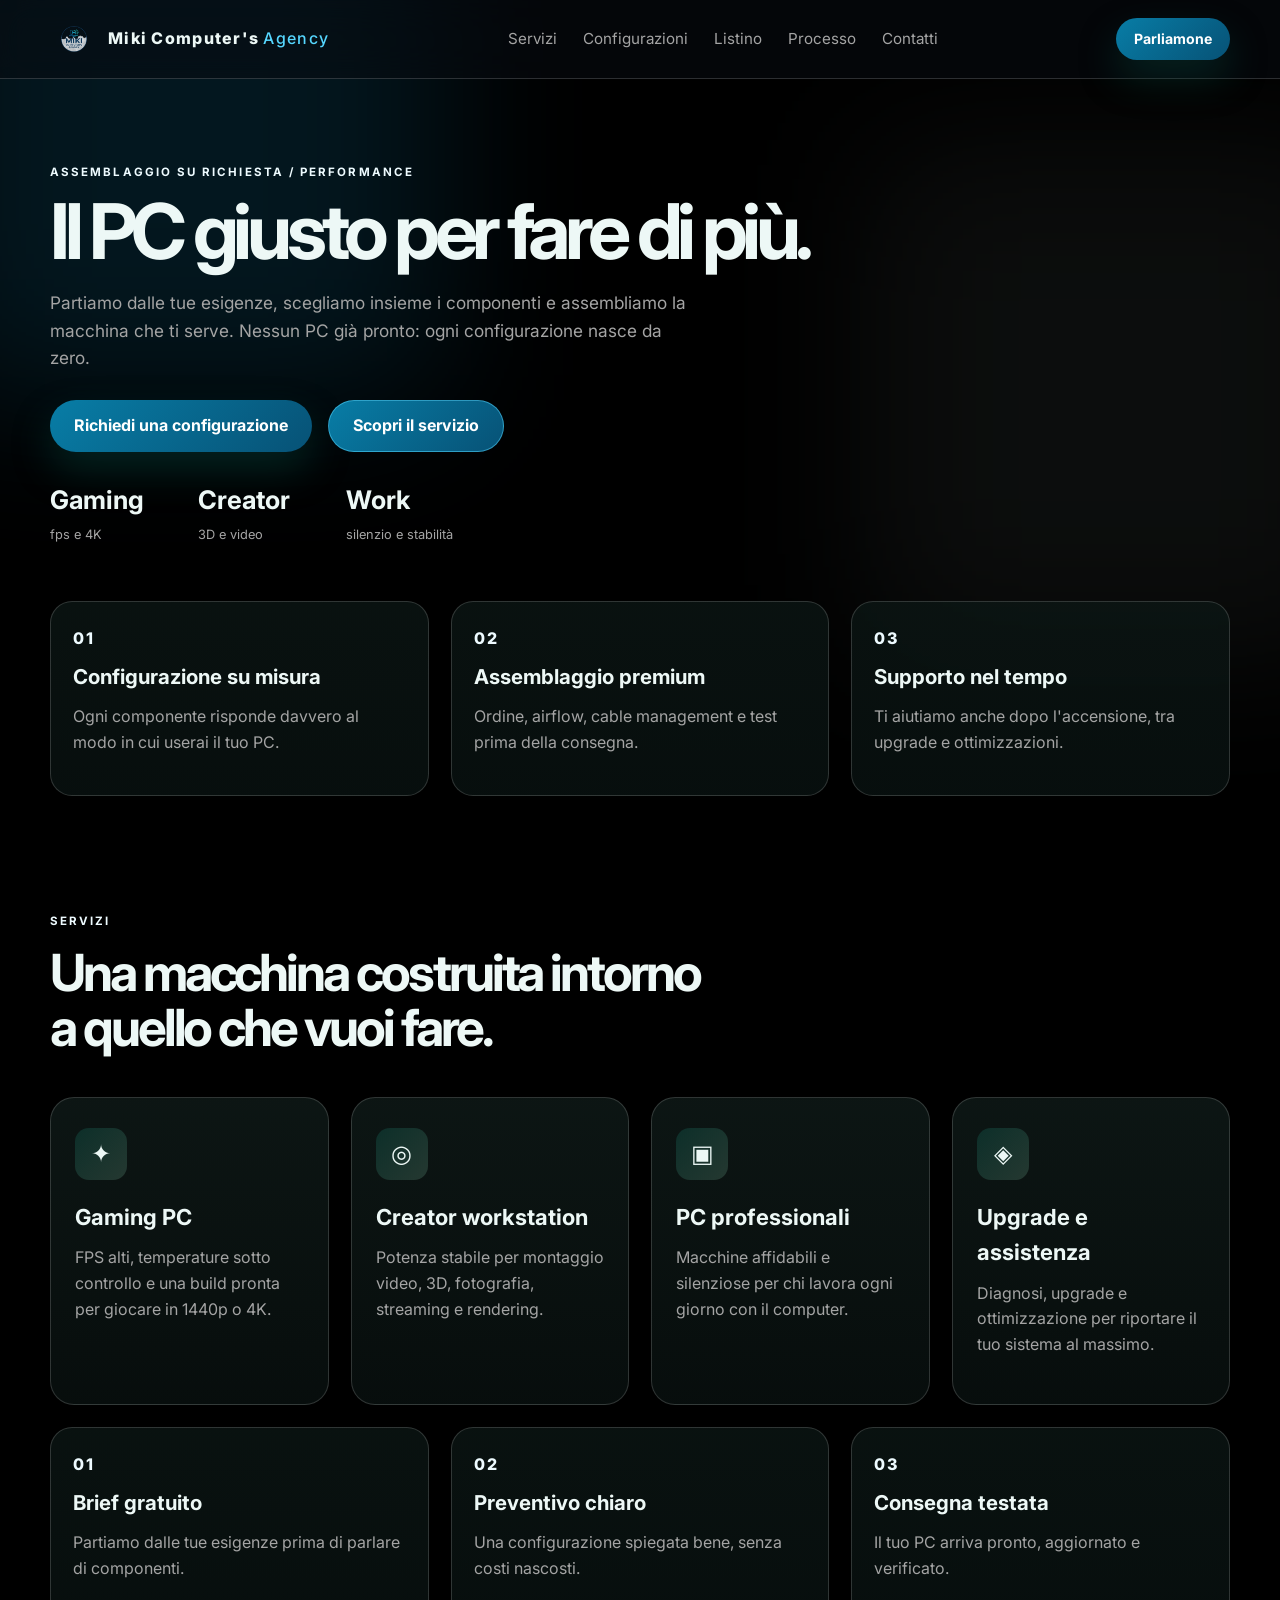
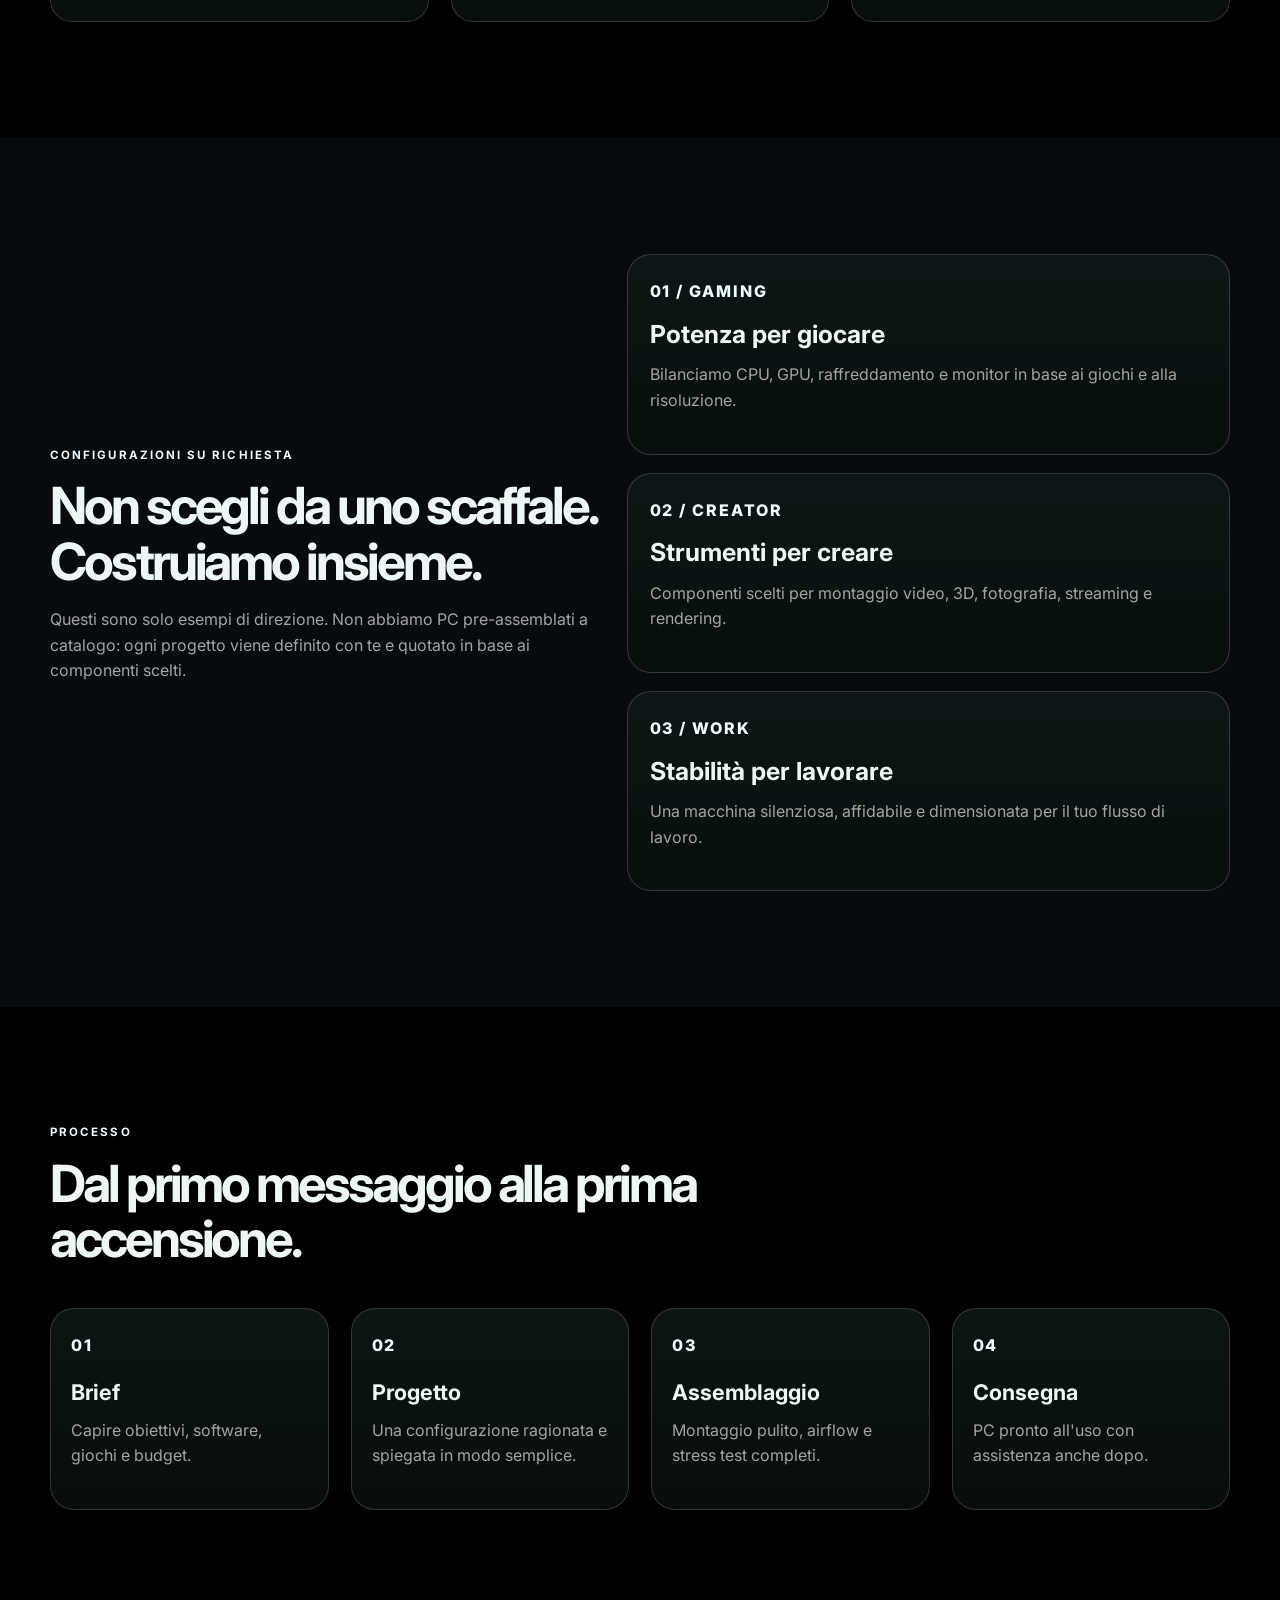
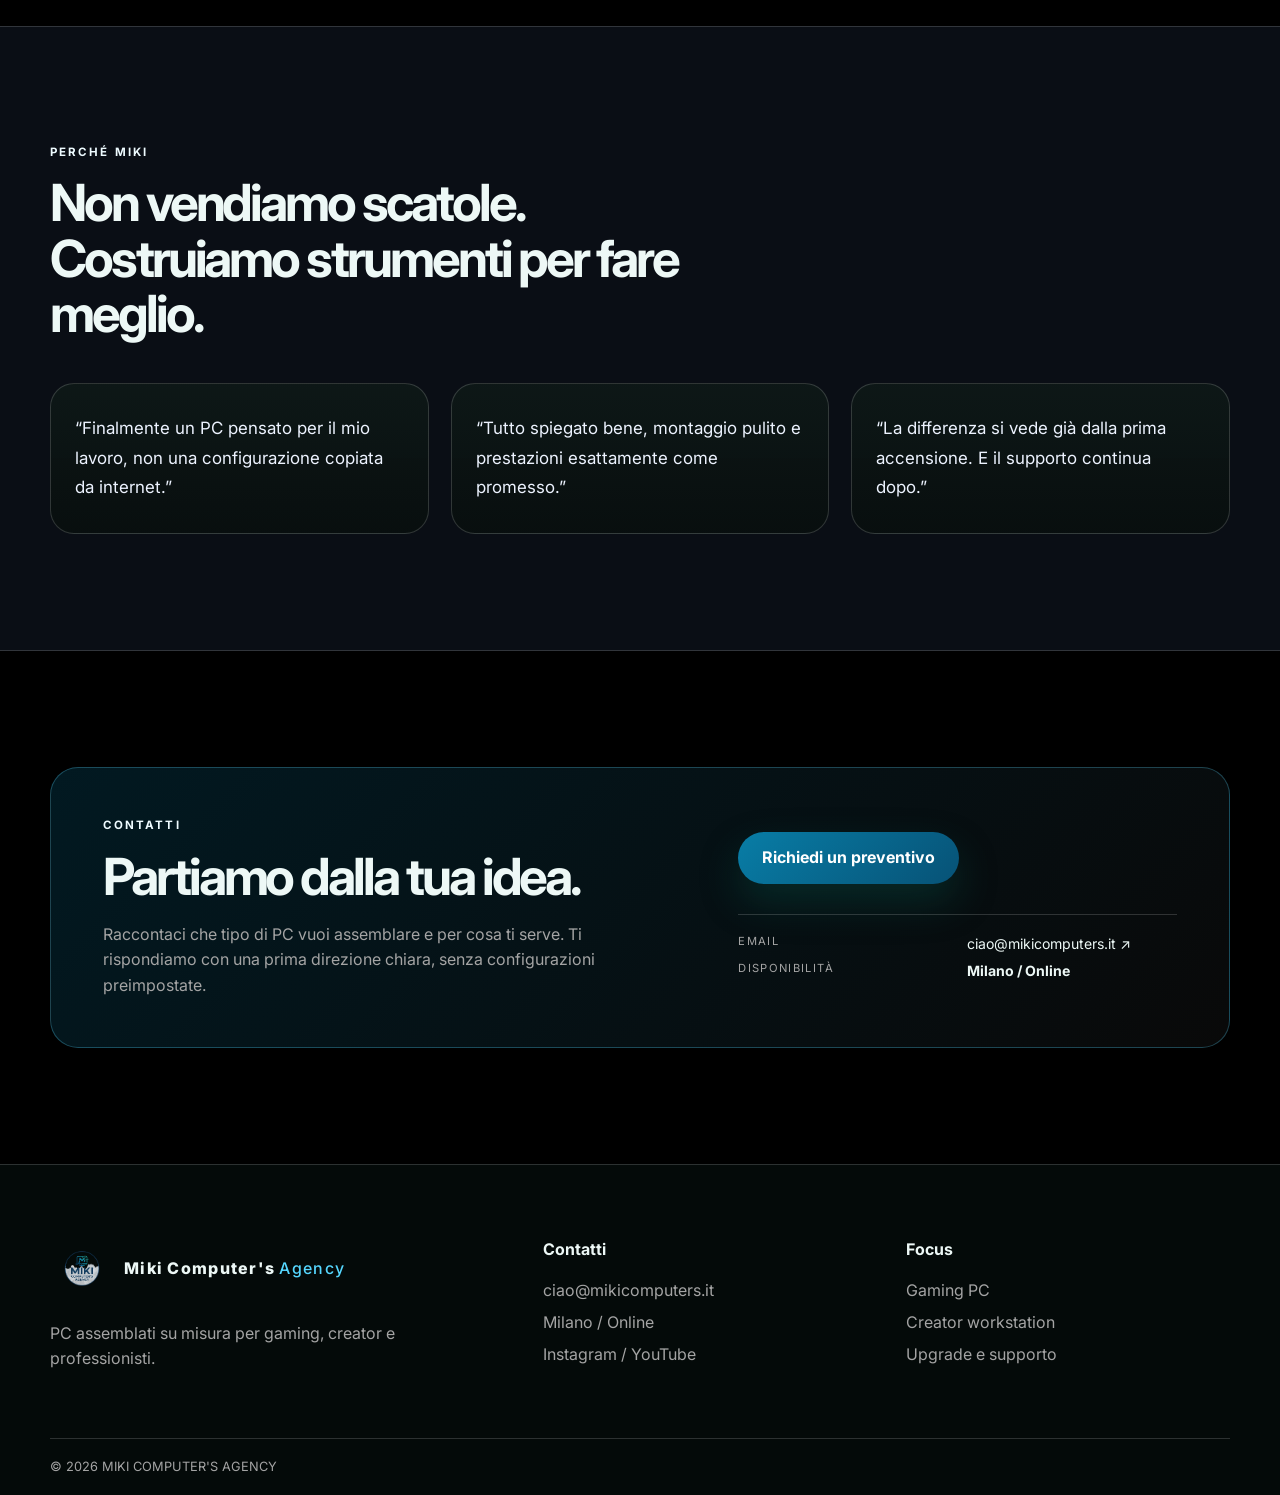
<file: index.html>
<!DOCTYPE html>
<html lang="it">
<head>
  <meta charset="UTF-8">
  <meta name="viewport" content="width=device-width, initial-scale=1.0">
  <meta name="description" content="Miki Computer's Agency assembla PC su richiesta per gaming, creator e lavoro professionale.">
  <meta name="theme-color" content="#071312">
  <title>MIKI COMPUTER'S AGENCY | PC assemblati premium</title>
  <link rel="preconnect" href="https://fonts.googleapis.com">
  <link rel="preconnect" href="https://fonts.gstatic.com" crossorigin>
  <link href="https://fonts.googleapis.com/css2?family=Inter:wght@400;500;600;700;800;900&display=swap" rel="stylesheet">
  <link rel="stylesheet" href="styles.css">
  <style>:root { --bg: #000; --bg-soft: #050505; --panel: rgba(10,10,10,.92); --panel-strong: #000; --primary: #087da6; --secondary: #eefbff; --accent: #56d7ff; --muted: #a4a4a4; --line: rgba(255,255,255,.16); --shadow: 0 28px 70px rgba(0,0,0,.5); } body { background: #000; } .glow-one { background: rgba(26,157,211,.42); } .hero-visual { display: none !important; } .hero-grid { grid-template-columns: 1fr !important; } .brand-mark { background: linear-gradient(135deg,#087da6,#56d7ff); } .button { background: linear-gradient(135deg,#087da6,#075276); border-color: rgba(86,215,255,.5); } .button:hover { background: #56d7ff; color: #000; } .contact-box { display: grid; grid-template-columns: 1.15fr .85fr; gap: 42px; align-items: center; padding: 48px 52px; border: 1px solid rgba(86,215,255,.28); border-radius: 28px; background: linear-gradient(135deg,rgba(8,125,166,.2),rgba(255,255,255,.035)); box-shadow: 0 24px 55px rgba(0,0,0,.42); } .contact-heading h2 { margin-bottom: 18px; } .contact-heading p:last-child { max-width: 570px; margin-bottom: 0; } .contact-actions { display: grid; gap: 30px; justify-items: start; } .contact-details { display: grid; grid-template-columns: 1fr 1fr; gap: 5px 18px; width: 100%; padding-top: 18px; border-top: 1px solid var(--line); } .contact-details span { color: var(--muted); font-size: .7rem; letter-spacing: .12em; text-transform: uppercase; } .contact-details a, .contact-details strong { font-size: .88rem; } @media(max-width:680px) { .contact-box { grid-template-columns: 1fr; padding: 30px 24px; } .contact-actions { width: 100%; } .contact-actions .button { width: 100%; } }</style>
  <style>.brand-logo{width:48px;height:48px;object-fit:contain}.footer-brand .brand-logo{width:64px;height:64px}</style>
</head>
<body>
  <div class="page-glow glow-one"></div><div class="page-glow glow-two"></div>
  <header class="site-header"><div class="container nav"><a class="brand" href="#top" aria-label="Miki Computer's Agency home"><img class="brand-logo" src="mikicomputer-removebg-preview.png" alt="Miki Computer's Agency"><span>Miki Computer's <b>Agency</b></span></a><nav class="main-nav" aria-label="Navigazione principale"><a href="#servizi">Servizi</a><a href="#configurazioni">Configurazioni</a><a href="listino.html">Listino</a><a href="#processo">Processo</a><a href="#contatti">Contatti</a></nav><a href="#contatti" class="button button-small">Parliamone</a><button class="menu-button" aria-label="Apri menu" aria-expanded="false"><span></span><span></span></button></div></header>

  <main id="top">
    <section class="hero"><div class="container hero-grid"><div class="hero-copy reveal"><p class="eyebrow">ASSEMBLAGGIO SU RICHIESTA / PERFORMANCE</p><h1>Il PC giusto per fare di più.</h1><p class="lead">Partiamo dalle tue esigenze, scegliamo insieme i componenti e assembliamo la macchina che ti serve. Nessun PC già pronto: ogni configurazione nasce da zero.</p><div class="hero-actions"><a href="#contatti" class="button">Richiedi una configurazione</a><a href="#servizi" class="button button-ghost">Scopri il servizio</a></div><ul class="mini-stats" aria-label="Ambiti di assemblaggio"><li><strong>Gaming</strong><span>fps e 4K</span></li><li><strong>Creator</strong><span>3D e video</span></li><li><strong>Work</strong><span>silenzio e stabilità</span></li></ul></div><div class="hero-visual reveal"><div class="visual-panel"><div class="screen-header"><span class="dot dot-one"></span><span class="dot dot-two"></span><span class="dot dot-three"></span></div><div class="screen-body"><div class="pc-preview"><div class="preview-glow"></div><div class="pc-tower"><i class="fan fan-a"></i><i class="fan fan-b"></i><span class="gpu-line">MC / CUSTOM</span></div><span class="spec-tag">CONFIGURAZIONE SU MISURA</span></div><div class="screen-meta"><div class="meta-card"><span>Servizio</span><strong>Assemblaggio</strong></div><div class="meta-card accent"><span>Focus</span><strong>Su richiesta</strong></div></div></div></div></div></div></section>

    <section class="feature-strip"><div class="container feature-grid"><div class="feature-item reveal"><span class="feature-label">01</span><h3>Configurazione su misura</h3><p>Ogni componente risponde davvero al modo in cui userai il tuo PC.</p></div><div class="feature-item reveal"><span class="feature-label">02</span><h3>Assemblaggio premium</h3><p>Ordine, airflow, cable management e test prima della consegna.</p></div><div class="feature-item reveal"><span class="feature-label">03</span><h3>Supporto nel tempo</h3><p>Ti aiutiamo anche dopo l'accensione, tra upgrade e ottimizzazioni.</p></div></div></section>

    <section id="servizi" class="section services"><div class="container"><div class="section-heading reveal"><p class="eyebrow">SERVIZI</p><h2>Una macchina costruita intorno a quello che vuoi fare.</h2></div><div class="service-grid"><article class="service-card reveal"><div class="icon">✦</div><h3>Gaming PC</h3><p>FPS alti, temperature sotto controllo e una build pronta per giocare in 1440p o 4K.</p></article><article class="service-card reveal"><div class="icon">◎</div><h3>Creator workstation</h3><p>Potenza stabile per montaggio video, 3D, fotografia, streaming e rendering.</p></article><article class="service-card reveal"><div class="icon">▣</div><h3>PC professionali</h3><p>Macchine affidabili e silenziose per chi lavora ogni giorno con il computer.</p></article><article class="service-card reveal"><div class="icon">◈</div><h3>Upgrade e assistenza</h3><p>Diagnosi, upgrade e ottimizzazione per riportare il tuo sistema al massimo.</p></article></div><div class="feature-strip service-availability reveal"><div class="feature-grid"><div class="feature-item"><span class="feature-label">01</span><h3>Brief gratuito</h3><p>Partiamo dalle tue esigenze prima di parlare di componenti.</p></div><div class="feature-item"><span class="feature-label">02</span><h3>Preventivo chiaro</h3><p>Una configurazione spiegata bene, senza costi nascosti.</p></div><div class="feature-item"><span class="feature-label">03</span><h3>Consegna testata</h3><p>Il tuo PC arriva pronto, aggiornato e verificato.</p></div></div></div></div></section>

    <section id="configurazioni" class="section principles"><div class="container principle-layout"><div class="principle-copy reveal"><p class="eyebrow">CONFIGURAZIONI SU RICHIESTA</p><h2>Non scegli da uno scaffale. Costruiamo insieme.</h2><p>Questi sono solo esempi di direzione. Non abbiamo PC pre-assemblati a catalogo: ogni progetto viene definito con te e quotato in base ai componenti scelti.</p></div><div class="principle-list"><article class="principle-item reveal"><span>01 / GAMING</span><h3>Potenza per giocare</h3><p>Bilanciamo CPU, GPU, raffreddamento e monitor in base ai giochi e alla risoluzione.</p></article><article class="principle-item reveal"><span>02 / CREATOR</span><h3>Strumenti per creare</h3><p>Componenti scelti per montaggio video, 3D, fotografia, streaming e rendering.</p></article><article class="principle-item reveal"><span>03 / WORK</span><h3>Stabilità per lavorare</h3><p>Una macchina silenziosa, affidabile e dimensionata per il tuo flusso di lavoro.</p></article></div></div></section>

    <section id="processo" class="section process"><div class="container"><div class="section-heading reveal"><p class="eyebrow">PROCESSO</p><h2>Dal primo messaggio alla prima accensione.</h2></div><div class="steps"><div class="step reveal"><span class="step-number">01</span><h3>Brief</h3><p>Capire obiettivi, software, giochi e budget.</p></div><div class="step reveal"><span class="step-number">02</span><h3>Progetto</h3><p>Una configurazione ragionata e spiegata in modo semplice.</p></div><div class="step reveal"><span class="step-number">03</span><h3>Assemblaggio</h3><p>Montaggio pulito, airflow e stress test completi.</p></div><div class="step reveal"><span class="step-number">04</span><h3>Consegna</h3><p>PC pronto all'uso con assistenza anche dopo.</p></div></div></div></section>

    <section class="section dark testimonials"><div class="container"><div class="section-heading reveal"><p class="eyebrow">PERCHÉ MIKI</p><h2>Non vendiamo scatole. Costruiamo strumenti per fare meglio.</h2></div><div class="testimonial-grid"><blockquote class="reveal">“Finalmente un PC pensato per il mio lavoro, non una configurazione copiata da internet.”</blockquote><blockquote class="reveal">“Tutto spiegato bene, montaggio pulito e prestazioni esattamente come promesso.”</blockquote><blockquote class="reveal">“La differenza si vede già dalla prima accensione. E il supporto continua dopo.”</blockquote></div></div></section>

    <section id="contatti" class="cta section"><div class="container contact-box reveal"><div class="contact-heading"><p class="eyebrow">CONTATTI</p><h2>Partiamo dalla tua idea.</h2><p>Raccontaci che tipo di PC vuoi assemblare e per cosa ti serve. Ti rispondiamo con una prima direzione chiara, senza configurazioni preimpostate.</p></div><div class="contact-actions"><a class="button" href="contatti.html">Richiedi un preventivo</a><div class="contact-details"><span>Email</span><a href="mailto:ciao@mikicomputers.it">ciao@mikicomputers.it ↗</a><span>Disponibilità</span><strong>Milano / Online</strong></div></div></div></section>
  </main>

  <footer class="site-footer"><div class="container footer-grid"><div><a class="brand footer-brand" href="#top"><img class="brand-logo" src="mikicomputer-removebg-preview.png" alt="Miki Computer's Agency"><span>Miki Computer's <b>Agency</b></span></a><p>PC assemblati su misura per gaming, creator e professionisti.</p></div><div><h4>Contatti</h4><ul><li>ciao@mikicomputers.it</li><li>Milano / Online</li><li>Instagram / YouTube</li></ul></div><div><h4>Focus</h4><ul><li>Gaming PC</li><li>Creator workstation</li><li>Upgrade e supporto</li></ul></div></div><div class="container copyright"><span>© <span id="year"></span> MIKI COMPUTER'S AGENCY</span></div></footer>
  <script src="script.js"></script>
</body>
</html>
</file>
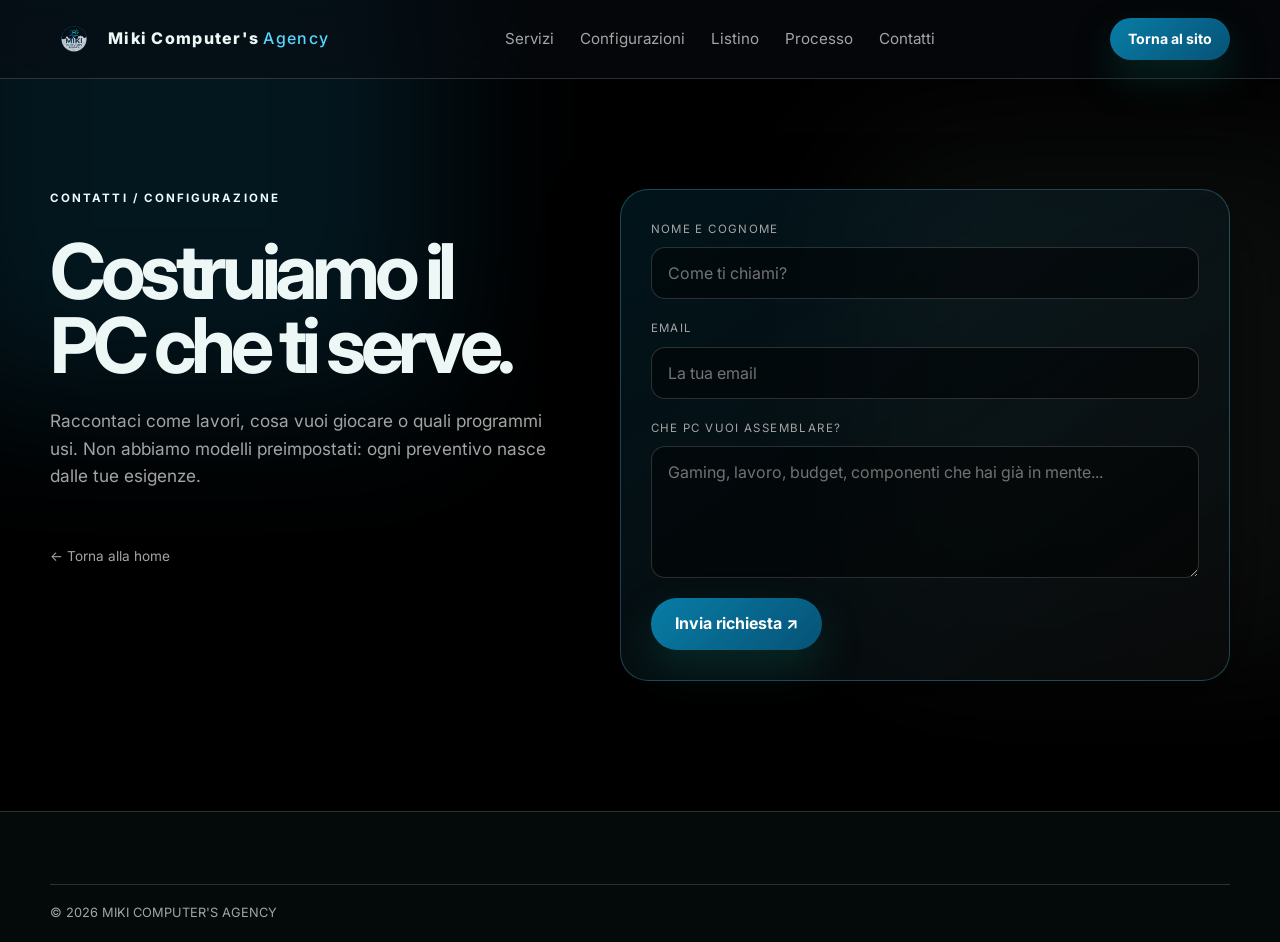
<file: contatti.html>
<!DOCTYPE html>
<html lang="it">
<head>
  <meta charset="UTF-8">
  <meta name="viewport" content="width=device-width, initial-scale=1.0">
  <meta name="description" content="Richiedi una configurazione PC assemblata su misura a Miki Computer's Agency.">
  <meta name="theme-color" content="#000000">
  <title>Contatti | Miki Computer's Agency</title>
  <link rel="preconnect" href="https://fonts.googleapis.com">
  <link rel="preconnect" href="https://fonts.gstatic.com" crossorigin>
  <link href="https://fonts.googleapis.com/css2?family=Inter:wght@400;500;600;700;800;900&display=swap" rel="stylesheet">
  <link rel="stylesheet" href="styles.css">
  <style>
    :root { --bg: #000; --bg-soft: #050505; --panel: rgba(10,10,10,.92); --panel-strong: #000; --primary: #087da6; --secondary: #eefbff; --accent: #56d7ff; --muted: #a4a4a4; --line: rgba(255,255,255,.16); --shadow: 0 28px 70px rgba(0,0,0,.5); }
    body { background: #000; }
    .glow-one { background: rgba(26,157,211,.42); }
    .brand-mark { background: linear-gradient(135deg,#087da6,#56d7ff); }
    .button { background: linear-gradient(135deg,#087da6,#075276); border-color: rgba(86,215,255,.5); }
    .button:hover { background: #56d7ff; color: #000; }
    .brand-logo { width: 48px; height: 48px; object-fit: contain; }
    .contact-page { padding: 110px 0 130px; }
    .contact-page-grid { display: grid; grid-template-columns: .9fr 1.1fr; gap: 70px; align-items: start; }
    .contact-page h1 { max-width: 620px; margin: 28px 0 24px; }
    .contact-page-intro > p:last-child { max-width: 410px; }
    .contact-page-form { padding: 30px; border: 1px solid rgba(86,215,255,.28); border-radius: 28px; background: linear-gradient(145deg, rgba(8,125,166,.16), rgba(10,10,10,.92)); box-shadow: var(--shadow); }
    .contact-page-form label { display: block; margin-bottom: 20px; color: var(--muted); font-size: .72rem; letter-spacing: .12em; text-transform: uppercase; }
    .contact-page-form input, .contact-page-form textarea { display: block; width: 100%; margin-top: 9px; padding: 15px 16px; border: 1px solid var(--line); border-radius: 14px; outline: 0; background: rgba(0,0,0,.45); color: var(--text); font: 1rem Inter, sans-serif; resize: vertical; }
    .contact-page-form input:focus, .contact-page-form textarea:focus { border-color: var(--accent); box-shadow: 0 0 0 3px rgba(86,215,255,.12); }
    .contact-page-form input::placeholder, .contact-page-form textarea::placeholder { color: #727272; }
    .contact-page-form .button { border: 0; cursor: pointer; }
    .form-feedback { min-height: 22px; margin: 15px 0 0; color: var(--accent); font-size: .8rem; }
    .back-link { display: inline-block; margin-top: 28px; color: var(--muted); font-size: .85rem; }
    .back-link:hover { color: var(--accent); }
    @media (max-width: 800px) { .contact-page { padding: 78px 0 95px; } .contact-page-grid { grid-template-columns: 1fr; gap: 48px; } }
  </style>
</head>
<body>
  <div class="page-glow glow-one"></div><div class="page-glow glow-two"></div>
  <header class="site-header"><div class="container nav"><a class="brand" href="index.html" aria-label="Miki Computer's Agency home"><img class="brand-logo" src="mikicomputer-removebg-preview.png" alt="Miki Computer's Agency"><span>Miki Computer's <b>Agency</b></span></a><nav class="main-nav" aria-label="Navigazione principale"><a href="index.html#servizi">Servizi</a><a href="index.html#configurazioni">Configurazioni</a><a href="listino.html">Listino</a><a href="index.html#processo">Processo</a><a href="contatti.html">Contatti</a></nav><a href="index.html" class="button button-small">Torna al sito</a><button class="menu-button" aria-label="Apri menu" aria-expanded="false"><span></span><span></span></button></div></header>
  <main class="contact-page"><div class="container contact-page-grid"><div class="contact-page-intro reveal"><p class="eyebrow">CONTATTI / CONFIGURAZIONE</p><h1>Costruiamo il PC che ti serve.</h1><p class="lead">Raccontaci come lavori, cosa vuoi giocare o quali programmi usi. Non abbiamo modelli preimpostati: ogni preventivo nasce dalle tue esigenze.</p><a class="back-link" href="index.html">← Torna alla home</a></div><form class="contact-page-form reveal" id="contact-page-form" action="https://formsubmit.co/mikicomputers26@gmail.com" method="POST"><input type="hidden" name="_subject" value="Nuova richiesta PC assemblato"><input type="hidden" name="_captcha" value="false"><input type="text" name="_honey" tabindex="-1" autocomplete="off" aria-hidden="true" style="display:none"><label>Nome e cognome<input name="name" required placeholder="Come ti chiami?"></label><label>Email<input name="email" type="email" required placeholder="La tua email"></label><label>Che PC vuoi assemblare?<textarea name="project" rows="5" required placeholder="Gaming, lavoro, budget, componenti che hai già in mente..."></textarea></label><button class="button" type="submit">Invia richiesta ↗</button></form></div></main>
  <footer class="site-footer"><div class="container copyright"><span>© <span id="year"></span> MIKI COMPUTER'S AGENCY</span></div></footer>
  <script src="script.js"></script>
</body>
</html>
</file>
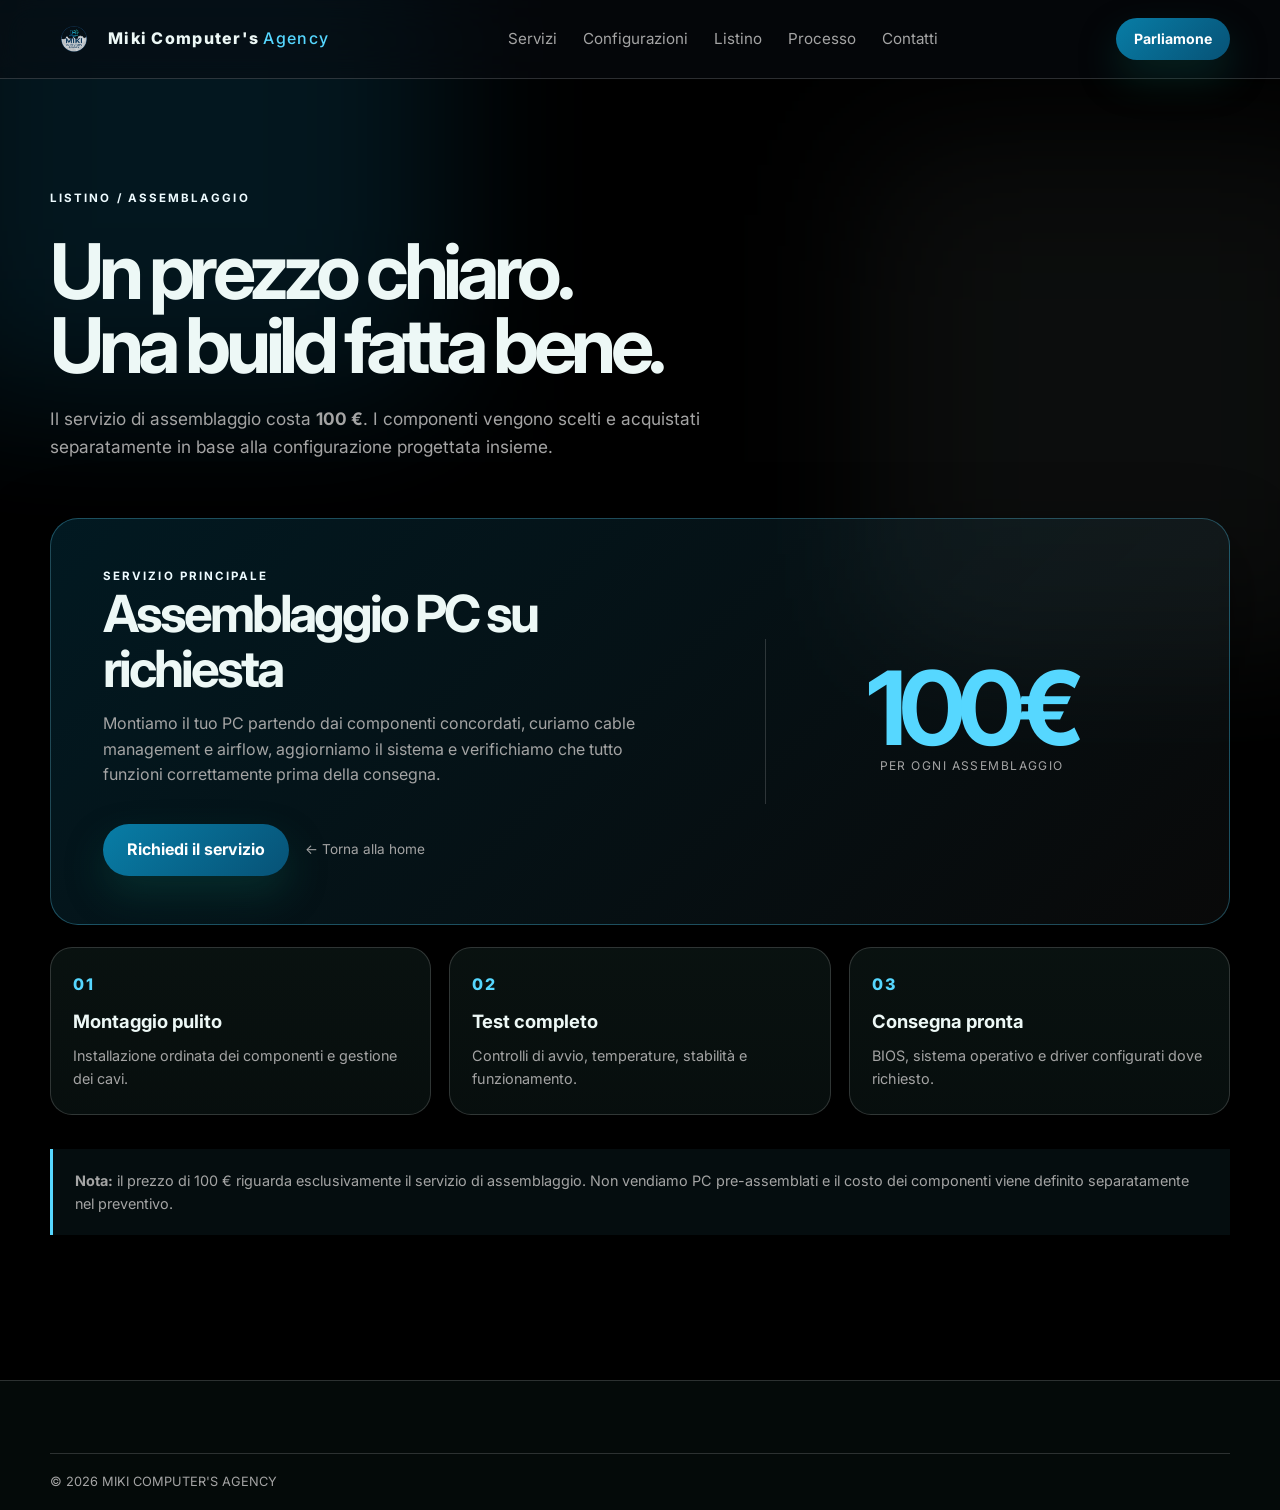
<file: listino.html>
<!DOCTYPE html>
<html lang="it">
<head>
  <meta charset="UTF-8">
  <meta name="viewport" content="width=device-width, initial-scale=1.0">
  <meta name="description" content="Listino Miki Computer's Agency: assemblaggio PC su richiesta a 100 euro.">
  <meta name="theme-color" content="#000000">
  <title>Listino | Miki Computer's Agency</title>
  <link rel="preconnect" href="https://fonts.googleapis.com">
  <link rel="preconnect" href="https://fonts.gstatic.com" crossorigin>
  <link href="https://fonts.googleapis.com/css2?family=Inter:wght@400;500;600;700;800;900&display=swap" rel="stylesheet">
  <link rel="stylesheet" href="styles.css">
  <style>
    :root { --bg: #000; --bg-soft: #050505; --panel: rgba(10,10,10,.92); --panel-strong: #000; --primary: #087da6; --secondary: #eefbff; --accent: #56d7ff; --muted: #a4a4a4; --line: rgba(255,255,255,.16); --shadow: 0 28px 70px rgba(0,0,0,.5); }
    body { background: #000; }
    .glow-one { background: rgba(26,157,211,.42); }
    .brand-mark { background: linear-gradient(135deg,#087da6,#56d7ff); }
    .brand-logo { width: 48px; height: 48px; object-fit: contain; }
    .button { background: linear-gradient(135deg,#087da6,#075276); border-color: rgba(86,215,255,.5); }
    .button:hover { background: #56d7ff; color: #000; }
    .price-page { padding: 110px 0 130px; }
    .price-hero { max-width: 790px; margin-bottom: 58px; }
    .price-hero h1 { margin: 28px 0 22px; }
    .price-hero .lead { max-width: 650px; }
    .price-card { display: grid; grid-template-columns: 1.2fr .8fr; gap: 45px; align-items: center; padding: 48px 52px; border: 1px solid rgba(86,215,255,.3); border-radius: 28px; background: linear-gradient(135deg,rgba(8,125,166,.2),rgba(255,255,255,.035)); box-shadow: var(--shadow); }
    .price-card h2 { margin-bottom: 15px; }
    .price-card p { max-width: 570px; margin-bottom: 0; }
    .price-number { text-align: center; padding: 26px 20px; border-left: 1px solid var(--line); }
    .price-number strong { display: block; color: var(--accent); font-size: clamp(4rem, 8vw, 7rem); line-height: .85; letter-spacing: -.08em; }
    .price-number span { color: var(--muted); font-size: .75rem; letter-spacing: .12em; text-transform: uppercase; }
    .price-details { display: grid; grid-template-columns: repeat(3, 1fr); gap: 18px; margin-top: 22px; }
    .price-detail { padding: 24px 22px; border: 1px solid var(--line); border-radius: 22px; background: linear-gradient(180deg,rgba(12,23,21,.76),rgba(9,18,17,.8)); }
    .price-detail span { display: block; margin-bottom: 9px; color: var(--accent); font-weight: 800; letter-spacing: .12em; }
    .price-detail h3 { margin-bottom: 8px; font-size: 1.15rem; }
    .price-detail p { margin-bottom: 0; font-size: .9rem; }
    .price-note { margin-top: 34px; padding: 20px 22px; border-left: 3px solid var(--accent); background: rgba(86,215,255,.06); color: var(--muted); font-size: .9rem; }
    .price-actions { display: flex; gap: 16px; flex-wrap: wrap; margin-top: 36px; }
    .back-link { color: var(--muted); font-size: .85rem; align-self: center; }
    .back-link:hover { color: var(--accent); }
    @media (max-width: 760px) { .price-page { padding: 78px 0 95px; } .price-card { grid-template-columns: 1fr; padding: 30px 24px; gap: 24px; } .price-number { border-left: 0; border-top: 1px solid var(--line); padding-top: 34px; } .price-details { grid-template-columns: 1fr; } .price-actions { flex-direction: column; align-items: stretch; } .price-actions .button { width: 100%; } .back-link { text-align: center; } }
  </style>
</head>
<body>
  <div class="page-glow glow-one"></div><div class="page-glow glow-two"></div>
  <header class="site-header"><div class="container nav"><a class="brand" href="index.html" aria-label="Miki Computer's Agency home"><img class="brand-logo" src="mikicomputer-removebg-preview.png" alt="Miki Computer's Agency"><span>Miki Computer's <b>Agency</b></span></a><nav class="main-nav" aria-label="Navigazione principale"><a href="index.html#servizi">Servizi</a><a href="index.html#configurazioni">Configurazioni</a><a href="listino.html">Listino</a><a href="index.html#processo">Processo</a><a href="contatti.html">Contatti</a></nav><a href="contatti.html" class="button button-small">Parliamone</a><button class="menu-button" aria-label="Apri menu" aria-expanded="false"><span></span><span></span></button></div></header>
  <main class="price-page"><div class="container"><div class="price-hero reveal"><p class="eyebrow">LISTINO / ASSEMBLAGGIO</p><h1>Un prezzo chiaro.<br>Una build fatta bene.</h1><p class="lead">Il servizio di assemblaggio costa <strong>100 €</strong>. I componenti vengono scelti e acquistati separatamente in base alla configurazione progettata insieme.</p></div><section class="price-card reveal"><div><p class="eyebrow">SERVIZIO PRINCIPALE</p><h2>Assemblaggio PC su richiesta</h2><p>Montiamo il tuo PC partendo dai componenti concordati, curiamo cable management e airflow, aggiorniamo il sistema e verifichiamo che tutto funzioni correttamente prima della consegna.</p><div class="price-actions"><a class="button" href="contatti.html">Richiedi il servizio</a><a class="back-link" href="index.html">← Torna alla home</a></div></div><div class="price-number"><strong>100€</strong><span>per ogni assemblaggio</span></div></section><div class="price-details"><article class="price-detail reveal"><span>01</span><h3>Montaggio pulito</h3><p>Installazione ordinata dei componenti e gestione dei cavi.</p></article><article class="price-detail reveal"><span>02</span><h3>Test completo</h3><p>Controlli di avvio, temperature, stabilità e funzionamento.</p></article><article class="price-detail reveal"><span>03</span><h3>Consegna pronta</h3><p>BIOS, sistema operativo e driver configurati dove richiesto.</p></article></div><p class="price-note"><strong>Nota:</strong> il prezzo di 100 € riguarda esclusivamente il servizio di assemblaggio. Non vendiamo PC pre-assemblati e il costo dei componenti viene definito separatamente nel preventivo.</p></div></main>
  <footer class="site-footer"><div class="container copyright"><span>© <span id="year"></span> MIKI COMPUTER'S AGENCY</span></div></footer>
  <script src="script.js"></script>
</body>
</html>
</file>
<file: styles.css>
:root{--bg:#071312;--bg-soft:#0d1d1b;--panel:rgba(12,23,21,.82);--panel-strong:rgba(8,17,16,.96);--text:#edf8f6;--muted:#aac5c2;--line:rgba(178,214,209,.16);--primary:#0f6c5d;--secondary:#dfeae7;--accent:#99e0bd;--shadow:0 28px 70px rgba(8,88,73,.38)}*{box-sizing:border-box}html{scroll-behavior:smooth}body{margin:0;font-family:Inter,sans-serif;background:radial-gradient(circle at top left,rgba(15,108,93,.25),transparent 28%),radial-gradient(circle at right center,rgba(202,220,216,.1),transparent 30%),linear-gradient(135deg,#081312 0%,#0b1b19 38%,#0d1f1d 100%);color:var(--text);line-height:1.6;min-height:100vh;overflow-x:hidden}img{max-width:100%;display:block}a,button{font:inherit}a{color:inherit;text-decoration:none}.container{width:min(1180px,calc(100% - 32px));margin:0 auto}.section{padding:116px 0}.dark{background:rgba(12,16,24,.9);border-top:1px solid var(--line);border-bottom:1px solid var(--line)}.eyebrow{margin:0 0 14px;letter-spacing:.18em;font-size:.72rem;font-weight:700;text-transform:uppercase;color:var(--secondary)}h1,h2,h3,h4,p,ul{margin-top:0}h1{font-size:clamp(3rem,6vw,5.6rem);line-height:.96;letter-spacing:-.07em;margin-bottom:20px}h2{max-width:680px;font-size:clamp(2.3rem,4vw,3.8rem);line-height:1.08;letter-spacing:-.06em;margin-bottom:0}p{color:var(--muted)}.page-glow{position:fixed;width:520px;height:520px;filter:blur(80px);opacity:.35;pointer-events:none;z-index:0}.glow-one{top:-120px;left:-80px;background:rgba(11,108,93,.45)}.glow-two{right:-100px;top:140px;background:rgba(191,214,210,.18)}.site-header,main,.site-footer{position:relative;z-index:1}.site-header{position:sticky;top:0;z-index:12;backdrop-filter:blur(18px);background:rgba(8,11,18,.55);border-bottom:1px solid var(--line)}.nav{min-height:78px;display:flex;align-items:center;justify-content:space-between;gap:20px}.brand{display:inline-flex;align-items:center;gap:10px;font-weight:800;letter-spacing:.08em}.brand-mark{display:inline-grid;place-items:center;width:30px;height:30px;border-radius:10px;background:linear-gradient(135deg,var(--primary),var(--secondary));color:#fff;box-shadow:var(--shadow);font-size:.72rem}.brand b{font-weight:500;color:var(--accent)}.main-nav{display:flex;align-items:center;gap:26px;color:var(--muted);font-size:.95rem}.main-nav a{transition:color .2s ease}.main-nav a:hover{color:var(--text)}.button{display:inline-flex;align-items:center;justify-content:center;min-height:52px;padding:0 24px;border-radius:999px;background:linear-gradient(135deg,#0f6c5d 0%,#0d4a42 52%,#dfeae7 100%);color:#fff;font-weight:700;box-shadow:0 18px 38px rgba(10,90,76,.35);transition:transform .2s ease,box-shadow .2s ease}.button:hover{transform:translateY(-2px)}.button-small{min-height:42px;padding:0 18px;font-size:.88rem}.button-ghost{background:rgba(255,255,255,.04);border:1px solid var(--line);box-shadow:none}.menu-button{display:none;background:transparent;border:0}.hero{padding:84px 0 32px}.hero-grid{display:grid;grid-template-columns:1.08fr .92fr;gap:48px;align-items:center}.lead{max-width:640px;font-size:1.08rem;margin-bottom:28px}.hero-actions{display:flex;flex-wrap:wrap;gap:16px;margin-bottom:28px}.mini-stats{list-style:none;display:flex;flex-wrap:wrap;gap:28px;padding:0;margin:0}.mini-stats li{min-width:120px}.mini-stats strong{display:block;color:var(--text);font-size:clamp(1.2rem,2vw,1.8rem)}.mini-stats span{color:var(--muted);font-size:.8rem}.hero-visual{display:flex;justify-content:center}.visual-panel{width:min(500px,100%);padding:16px;border:1px solid rgba(223,234,231,.26);border-radius:34px;background:linear-gradient(145deg,rgba(13,43,39,.92),rgba(8,17,16,.96));box-shadow:var(--shadow)}.screen-header{display:flex;gap:8px;padding:4px 8px 12px}.dot{width:10px;height:10px;border-radius:50%;display:inline-block}.dot-one{background:#ff6d6d}.dot-two{background:#ffcc66}.dot-three{background:#63df8a}.screen-body{border-radius:26px;overflow:hidden;border:1px solid rgba(255,255,255,.06);background:rgba(9,13,18,.75)}.pc-preview{position:relative;min-height:340px;display:grid;place-items:center;overflow:hidden;background:linear-gradient(180deg,rgba(10,14,22,.2),rgba(8,11,18,.72)),url('https://images.unsplash.com/photo-1593640408182-31c70c8268f5?auto=format&fit=crop&w=1200&q=80') center/cover}.preview-glow{position:absolute;inset:0;background:linear-gradient(135deg,rgba(15,108,93,.48),rgba(68,211,255,.12))}.pc-tower{position:relative;z-index:1;width:180px;height:235px;border:5px solid #172824;border-radius:12px;background:linear-gradient(135deg,rgba(16,29,27,.95),rgba(8,13,13,.92));box-shadow:20px 25px 35px rgba(0,0,0,.45),0 0 35px rgba(153,224,189,.2);transform:perspective(600px) rotateY(-13deg);animation:float 5s ease-in-out infinite}.pc-tower:before{content:'';position:absolute;inset:13px 16px;border:1px solid rgba(153,224,189,.45);border-radius:5px}.fan{position:absolute;left:23px;width:42px;height:42px;border:2px solid var(--accent);border-radius:50%;box-shadow:0 0 14px rgba(153,224,189,.7)}.fan:after{content:'+';display:grid;place-items:center;height:100%;color:var(--accent);font-size:22px}.fan-a{top:30px}.fan-b{top:84px}.gpu-line{position:absolute;left:21px;right:21px;top:158px;padding:7px;border:1px solid var(--accent);color:var(--accent);font:10px monospace;text-align:center}.spec-tag{position:absolute;z-index:2;bottom:18px;right:18px;padding:8px 12px;border-radius:999px;background:rgba(8,11,18,.76);border:1px solid rgba(255,255,255,.08);font-size:.7rem;letter-spacing:.08em}.screen-meta{display:grid;grid-template-columns:1fr 1fr;gap:16px;padding:20px 18px 22px;background:rgba(10,14,22,.75)}.meta-card{padding:16px 18px;border:1px solid var(--line);border-radius:18px;background:rgba(255,255,255,.02)}.meta-card span{display:block;margin-bottom:6px;font-size:.72rem;letter-spacing:.12em;text-transform:uppercase;color:var(--muted)}.meta-card strong{font-size:1.2rem}.meta-card.accent{background:linear-gradient(135deg,rgba(15,108,93,.18),rgba(223,234,231,.08))}.feature-strip{padding:22px 0 0}.feature-grid{display:grid;grid-template-columns:repeat(3,minmax(0,1fr));gap:22px}.feature-item{padding:24px 22px;border:1px solid var(--line);border-radius:22px;background:linear-gradient(180deg,rgba(12,23,21,.76),rgba(9,18,17,.8))}.feature-label{display:inline-block;margin-bottom:10px;color:var(--secondary);font-weight:800;letter-spacing:.12em}.feature-item h3{margin-bottom:10px;font-size:1.28rem}.section-heading{margin-bottom:42px}.service-grid,.steps,.testimonial-grid{display:grid;gap:22px}.service-grid{grid-template-columns:repeat(4,minmax(0,1fr))}.service-card,.step,blockquote,.principle-item{border:1px solid var(--line);background:linear-gradient(180deg,rgba(15,26,24,.82),rgba(8,15,14,.9));border-radius:24px}.service-card{padding:30px 24px}.icon{width:52px;height:52px;display:grid;place-items:center;border-radius:14px;margin-bottom:20px;background:linear-gradient(135deg,rgba(15,108,93,.3),rgba(153,224,189,.18));font-size:1.5rem}.service-card h3{margin-bottom:10px;font-size:1.38rem}.principles{background:rgba(11,15,22,.7)}.principle-layout{display:grid;grid-template-columns:1fr 1.1fr;gap:28px;align-items:center}.principle-copy p:last-child{max-width:560px;margin-top:18px}.principle-list{display:grid;gap:18px}.principle-item{padding:24px 22px}.principle-item span{display:inline-block;margin-bottom:10px;color:var(--secondary);font-weight:800;letter-spacing:.12em}.principle-item h3{margin-bottom:8px;font-size:1.55rem}.steps{grid-template-columns:repeat(4,minmax(0,1fr))}.step{padding:24px 20px}.step-number{display:inline-block;margin-bottom:16px;font-weight:800;letter-spacing:.12em;color:var(--secondary)}.step h3{margin-bottom:8px;font-size:1.35rem}.testimonial-grid{grid-template-columns:repeat(3,minmax(0,1fr))}blockquote{margin:0;padding:30px 24px;font-size:1.06rem;line-height:1.75;color:#edf3ff}.cta-box{display:flex;justify-content:space-between;align-items:center;gap:24px;padding:38px 42px;border-radius:28px;border:1px solid rgba(223,234,231,.18);background:linear-gradient(135deg,rgba(15,108,93,.18),rgba(223,234,231,.05));box-shadow:0 18px 40px rgba(4,14,12,.42)}.site-footer{padding-top:72px;background:rgba(6,13,12,.8);border-top:1px solid var(--line)}.footer-grid{display:grid;grid-template-columns:1.4fr 1fr 1fr;gap:40px;padding-bottom:50px}.footer-brand{margin-bottom:20px}.footer-grid p{max-width:360px}.footer-grid h4{margin-bottom:12px}.footer-grid ul{padding:0;list-style:none;color:var(--muted);line-height:2}.copyright{padding:18px 0;border-top:1px solid var(--line);color:var(--muted);font-size:.8rem}.reveal{opacity:0;transform:translateY(22px);transition:opacity .75s ease,transform .75s ease}.reveal.is-visible{opacity:1;transform:none}@keyframes float{0%,100%{transform:perspective(600px) rotateY(-13deg) translateY(0)}50%{transform:perspective(600px) rotateY(-9deg) translateY(-12px)}}@media(max-width:900px){.main-nav{gap:14px;font-size:.82rem}.hero-grid,.principle-layout{grid-template-columns:1fr}.hero-visual{margin-top:20px}.service-grid{grid-template-columns:repeat(2,minmax(0,1fr))}.steps{grid-template-columns:repeat(2,minmax(0,1fr))}}@media(max-width:680px){.container{width:min(100% - 28px,560px)}.nav{min-height:68px}.main-nav,.button-small{display:none}.menu-button{display:flex;flex-direction:column;gap:5px;padding:8px}.menu-button span{width:24px;height:2px;background:var(--text)}.main-nav.open{display:flex;position:absolute;left:0;right:0;top:68px;flex-direction:column;align-items:flex-start;padding:20px 14px;background:rgba(7,19,18,.98);border-bottom:1px solid var(--line)}.hero{padding:65px 0 28px}.hero-grid{gap:35px}.hero-actions{align-items:stretch;flex-direction:column}.hero-actions .button{width:100%}.visual-panel{border-radius:24px}.pc-preview{min-height:280px}.feature-grid,.service-grid,.steps,.testimonial-grid,.footer-grid{grid-template-columns:1fr}.section{padding:82px 0}.cta-box{align-items:flex-start;flex-direction:column;padding:28px 24px}.cta-box .button{width:100%}.footer-grid{gap:28px}}
</file>
